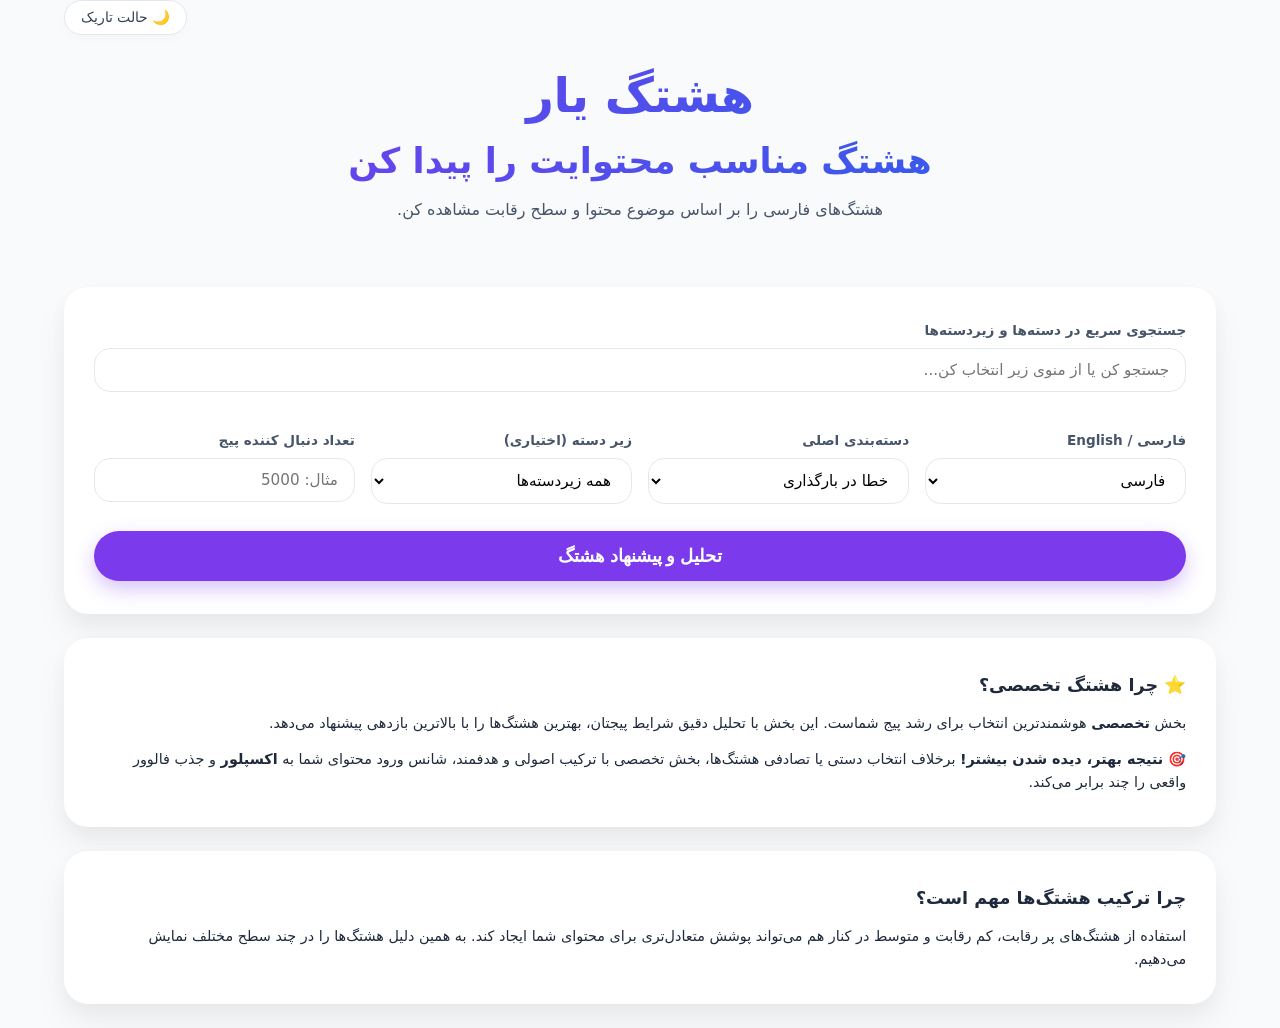
<file: index.html>
<!DOCTYPE html>
<html lang="fa" dir="rtl">
<head>
  <meta charset="UTF-8">
  <meta name="viewport" content="width=device-width, initial-scale=1.0, maximum-scale=1.0, user-scalable=yes, viewport-fit=cover">
  <title>Hashtag Smart | هشتگ یار</title>
  
  <!-- CSS -->
  <link rel="stylesheet" href="frontend/css/style.css">
</head>
<body>
  <!-- مودال "به زودی" -->
  <div id="comingSoonModal" class="modal-overlay">
    <div class="modal-box">
      <h2> به زودی</h2>
      <p>بخش انگلیسی به زودی در دسترس خواهد بود.</p>
      <p style="font-size: 0.85rem;">لطفاً فعلاً از بخش فارسی استفاده کنید.</p>
      <button class="modal-btn" onclick="closeModal()">باشه، متوجه شدم</button>
    </div>
  </div>

  <div class="container">
    <div class="dark-mode-toggle">
      <button id="darkModeButton">🌙 حالت تاریک</button>
    </div>

    <div class="hero">
      <div class="site-brand">هشتگ یار</div>
      <h1>هشتگ مناسب محتوایت را پیدا کن</h1>
      <p class="subtitle">هشتگ‌های فارسی را بر اساس موضوع محتوا و سطح رقابت مشاهده کن.</p>
    </div>

    <div class="card input-card">
      <div class="form-group" style="margin-bottom: 1.2rem;">
        <label> جستجوی سریع در دسته‌ها و زیردسته‌ها</label>
        <div style="position: relative;">
          <input type="text" id="searchCategoryInput" placeholder="جستجو کن یا از منوی زیر انتخاب کن..." autocomplete="off" style="padding-left: 2.5rem;">
          <span style="position: absolute; left: 0.8rem; top: 50%; transform: translateY(-50%); font-size: 1.2rem; pointer-events: none;"></span>
          <div id="searchSuggestions"></div>
        </div>
      </div>

      <div class="row">
        <div class="form-group">
          <label> فارسی /  English</label>
          <select id="languageSelect">
            <option value="persian">فارسی </option>
            <option value="english">English </option>
          </select>
        </div>
        <div class="form-group">
          <label>دسته‌بندی اصلی</label>
          <select id="mainCategorySelect">
            <option value="">بارگذاری...</option>
          </select>
        </div>
        <div class="form-group">
          <label>زیر دسته (اختیاری)</label>
          <select id="subCategorySelect">
            <option value="">همه زیردسته‌ها</option>
          </select>
        </div>
        <div class="form-group">
          <label>تعداد دنبال کننده پیج</label>
          <input type="number" id="followerInput" placeholder="مثال: 5000" value="">
          <span class="error-message" id="followerError">لطفاً تعداد دنبال کننده پیج خود را وارد کنید</span>
        </div>
      </div>
      <button class="btn-primary" id="analyzeBtn"> تحلیل و پیشنهاد هشتگ</button>
    </div>

    <div id="resultsContainer" class="results-container"></div>

    <div class="card education">
      <h2 style="margin-bottom:0.8rem;">⭐ چرا هشتگ تخصصی؟</h2>
      <p>
        بخش <strong>تخصصی</strong> هوشمندترین انتخاب برای رشد پیج شماست.
        این بخش با تحلیل دقیق شرایط پیجتان، بهترین هشتگ‌ها را با بالاترین بازدهی پیشنهاد می‌دهد.
      </p>
      <p style="margin-top: 0.8rem;">
        <strong>🎯 نتیجه بهتر، دیده شدن بیشتر!</strong>
        برخلاف انتخاب دستی یا تصادفی هشتگ‌ها، بخش تخصصی با ترکیب اصولی و هدفمند،
        شانس ورود محتوای شما به <strong>اکسپلور</strong> و جذب فالوور واقعی را چند برابر می‌کند.
      </p>
    </div>

    <div class="card education">
      <h2 style="margin-bottom:0.8rem;">چرا ترکیب هشتگ‌ها مهم است؟</h2>
      <p>استفاده از هشتگ‌های پر رقابت، کم رقابت و متوسط در کنار هم می‌تواند پوشش متعادل‌تری برای محتوای شما ایجاد کند. به همین دلیل هشتگ‌ها را در چند سطح مختلف نمایش می‌دهیم.</p>
    </div>
  </div>

  <!-- JavaScript -->
  <script src="frontend/js/main.js"></script>

</body>
</html>
</file>
<file: frontend/css/style.css>
* {
  margin: 0;
  padding: 0;
  box-sizing: border-box;
}

/* ========== HEADER TOP ========== */
.header-top {
  display: flex;
  justify-content: space-between;
  align-items: center;
  padding: 0.5rem 0;
  margin-bottom: 0.5rem;
}

.site-brand {
  font-family: 'Vazirmatn', 'Segoe UI', system-ui, sans-serif;
  font-size: clamp(1.8rem, 5vw, 3rem);
  font-weight: 900;
  background: linear-gradient(135deg, #7c3aed, #2563eb);
  -webkit-background-clip: text;
  -webkit-text-fill-color: transparent;
  background-clip: text;
  letter-spacing: -0.5px;
  line-height: 1.2;
}

body.dark .site-brand {
  background: linear-gradient(135deg, #a78bfa, #60a5fa);
  -webkit-background-clip: text;
  -webkit-text-fill-color: transparent;
}

.dark-mode-toggle {
  display: flex;
  justify-content: flex-end;
}

/* ========== MODAL ========== */
.modal-overlay {
  display: none;
  position: fixed;
  top: 0;
  left: 0;
  right: 0;
  bottom: 0;
  background: rgba(0, 0, 0, 0.6);
  z-index: 1000;
  justify-content: center;
  align-items: center;
}

.modal-overlay.active {
  display: flex;
}

.modal-box {
  background: white;
  border-radius: 1.5rem;
  padding: 2rem;
  text-align: center;
  max-width: 400px;
  width: 90%;
  box-shadow: 0 20px 40px rgba(0, 0, 0, 0.2);
}

body.dark .modal-box {
  background: #1e293b;
  color: #f1f5f9;
}

.modal-box h2 {
  font-size: 1.5rem;
  margin-bottom: 0.5rem;
  color: #7c3aed;
}

.modal-box p {
  font-size: 1rem;
  margin-bottom: 1.5rem;
  color: #64748b;
}

body.dark .modal-box p {
  color: #cbd5e1;
}

.modal-btn {
  background: #7c3aed;
  color: white;
  border: none;
  padding: 0.7rem 2rem;
  border-radius: 2rem;
  font-size: 1rem;
  cursor: pointer;
  font-family: inherit;
}

.modal-btn:hover {
  background: #6d28d9;
}

/* ========== BODY ========== */
body {
  font-family: 'Segoe UI', 'Vazirmatn', system-ui, -apple-system, sans-serif;
  background: #f9fafc;
  color: #1e293b;
  transition: background 0.3s ease, color 0.3s ease;
  line-height: 1.6;
  -webkit-font-smoothing: antialiased;
}

body.dark {
  background: #0f172a;
  color: #e2e8f0;
}

.container {
  max-width: 1200px;
  margin: 0 auto;
  padding: 0 1.5rem;
}

/* ========== HERO ========== */
.hero {
  text-align: center;
  padding: 2rem 1rem 2rem;
}

h1 {
  font-size: clamp(1.3rem, 4vw, 2.2rem);
  font-weight: 700;
  margin-bottom: 0.5rem;
  margin-top: 0.5rem;
  background: linear-gradient(135deg, #7c3aed, #2563eb);
  -webkit-background-clip: text;
  -webkit-text-fill-color: transparent;
  background-clip: text;
}

body.dark h1 {
  background: linear-gradient(135deg, #a78bfa, #60a5fa);
  -webkit-background-clip: text;
  -webkit-text-fill-color: transparent;
}

.subtitle {
  font-size: clamp(0.7rem, 1.8vw, 1rem);
  max-width: 650px;
  margin: 0 auto 2rem;
  color: #475569;
  padding: 0 1rem;
  white-space: nowrap;
  overflow: hidden;
  text-overflow: ellipsis;
}

body.dark .subtitle {
  color: #cbd5e1;
}

/* ========== DARK MODE BUTTON ========== */
#darkModeButton {
  background: white;
  border: 1px solid #e2e8f0;
  padding: 0.5rem 1rem;
  border-radius: 2rem;
  font-size: 0.9rem;
  cursor: pointer;
  box-shadow: 0 4px 10px rgba(0, 0, 0, 0.02);
  display: flex;
  align-items: center;
  gap: 0.4rem;
  transition: all 0.2s;
  color: #334155;
}

body.dark #darkModeButton {
  background: #1e293b;
  border-color: #334155;
  color: #e2e8f0;
}

/* ========== CARDS ========== */
.card {
  background: white;
  border-radius: 1.5rem;
  padding: 1.5rem 1.2rem;
  box-shadow: 0 20px 35px rgba(0, 0, 0, 0.05), 0 8px 18px rgba(0, 0, 0, 0.03);
  margin-bottom: 1.5rem;
  border: 1px solid rgba(255, 255, 255, 0.5);
  transition: all 0.3s;
}

body.dark .card {
  background: #1e293b;
  border: 1px solid #334155;
  box-shadow: 0 20px 30px rgba(0, 0, 0, 0.4);
}

.input-card {
  display: flex;
  flex-direction: column;
  gap: 1.2rem;
}

.row {
  display: grid;
  grid-template-columns: repeat(auto-fit, minmax(220px, 1fr));
  gap: 1rem;
}

.form-group {
  display: flex;
  flex-direction: column;
  gap: 0.4rem;
  position: relative;
}

label {
  font-weight: 600;
  font-size: 0.85rem;
  color: #475569;
}

body.dark label {
  color: #cbd5e1;
}

select,
input {
  padding: 0.75rem 1rem;
  border-radius: 1rem;
  border: 1px solid #e2e8f0;
  background: white;
  font-size: 0.95rem;
  font-family: inherit;
  transition: all 0.2s;
  outline: none;
  width: 100%;
}

body.dark select,
body.dark input {
  background: #0f172a;
  border-color: #475569;
  color: #f1f5f9;
}

select:focus,
input:focus {
  border-color: #7c3aed;
  box-shadow: 0 0 0 3px rgba(124, 58, 237, 0.2);
}

.input-error {
  border-color: #ef4444 !important;
  box-shadow: 0 0 0 3px rgba(239, 68, 68, 0.2) !important;
}

.error-message {
  color: #ef4444;
  font-size: 0.75rem;
  font-weight: 500;
  margin-top: 0.2rem;
  display: none;
  animation: fadeIn 0.3s ease;
}

.error-message.show {
  display: block;
}

body.dark .error-message {
  color: #fca5a5;
}

@keyframes fadeIn {
  from {
    opacity: 0;
    transform: translateY(-5px);
  }
  to {
    opacity: 1;
    transform: translateY(0);
  }
}

/* ========== BUTTONS ========== */
.btn-primary {
  background: #7c3aed;
  color: white;
  border: none;
  padding: 0.9rem 1.5rem;
  border-radius: 2rem;
  font-weight: 700;
  font-size: 1.1rem;
  cursor: pointer;
  transition: all 0.2s ease;
  box-shadow: 0 8px 20px rgba(124, 58, 237, 0.3);
  display: flex;
  align-items: center;
  justify-content: center;
  gap: 0.5rem;
  width: 100%;
  margin-top: 0.5rem;
}

.btn-primary:hover {
  background: #6d28d9;
  transform: translateY(-2px);
  box-shadow: 0 12px 24px rgba(124, 58, 237, 0.4);
}

.btn-primary:disabled {
  opacity: 0.6;
  cursor: not-allowed;
}

/* ========== RESULTS ========== */
.results-container {
  margin-top: 1.5rem;
}

.recommendation-message {
  background: #ede9fe;
  padding: 0.9rem 1.2rem;
  border-radius: 1.2rem;
  margin-bottom: 1.5rem;
  font-weight: 500;
  color: #5b21b6;
  font-size: 0.95rem;
}

body.dark .recommendation-message {
  background: #312e81;
  color: #c7d2fe;
}

.hashtag-groups {
  display: grid;
  grid-template-columns: repeat(auto-fit, minmax(200px, 1fr));
  gap: 1.2rem;
  margin-top: 1.2rem;
}

.group {
  background: #f8fafc;
  border-radius: 1.2rem;
  padding: 1.2rem 1rem;
  border: 1px solid #e9eef3;
  transition: all 0.3s;
}

body.dark .group {
  background: #0f172a;
  border-color: #334155;
}

.group h3 {
  font-size: 1rem;
  margin-bottom: 0.8rem;
  display: flex;
  align-items: center;
  gap: 0.3rem;
  flex-wrap: wrap;
}

.highlight-badge {
  background: #fef3c7;
  color: #92400e;
  font-size: 0.65rem;
  padding: 0.2rem 0.6rem;
  border-radius: 1.5rem;
  white-space: nowrap;
}

.special-recommendation {
  border: 2px solid #fbbf24;
  background: #fffbeb;
}

body.dark .special-recommendation {
  background: #2d2a1c;
  border-color: #eab308;
}

.hashtag-chips {
  display: flex;
  flex-wrap: wrap;
  gap: 0.4rem;
  margin: 0.6rem 0;
}

.chip {
  background: white;
  padding: 0.35rem 0.8rem;
  border-radius: 1.5rem;
  font-size: 0.8rem;
  box-shadow: 0 2px 6px rgba(0, 0, 0, 0.03);
  border: 1px solid #e2e8f0;
  color: #1e293b;
  transition: all 0.2s;
  white-space: nowrap;
}

body.dark .chip {
  background: #334155;
  border-color: #475569;
  color: #f1f5f9;
}

.copy-btn {
  background: transparent;
  border: 1px solid #cbd5e1;
  padding: 0.3rem 0.8rem;
  border-radius: 1.5rem;
  font-size: 0.75rem;
  cursor: pointer;
  margin-top: 0.4rem;
  transition: 0.2s;
  color: #1e293b;
  width: 100%;
  text-align: center;
}

body.dark .copy-btn {
  color: #f1f5f9;
  border-color: #64748b;
}

.copy-btn:hover {
  background: #7c3aed;
  color: white;
  border-color: #7c3aed;
}

/* ========== LOADING ========== */
.loading-spinner {
  text-align: center;
  padding: 2rem;
  color: #7c3aed;
}

.loading-spinner::after {
  content: '';
  display: inline-block;
  width: 30px;
  height: 30px;
  border: 3px solid #e2e8f0;
  border-top-color: #7c3aed;
  border-radius: 50%;
  animation: spin 0.8s linear infinite;
}

@keyframes spin {
  to {
    transform: rotate(360deg);
  }
}

/* ========== EDUCATION ========== */
.education {
  margin-top: 1.5rem;
}

.education h2 {
  font-size: 1.1rem;
}

.education p {
  font-size: 0.9rem;
}

/* ========== SEARCH SUGGESTIONS ========== */
#searchSuggestions {
  display: none;
  position: absolute;
  top: 100%;
  right: 0;
  background: white;
  border: 1px solid #e2e8f0;
  border-radius: 0.8rem;
  box-shadow: 0 10px 25px rgba(0, 0, 0, 0.1);
  z-index: 100;
  max-height: 280px;
  overflow-y: auto;
  width: 100%;
  margin-top: 0.3rem;
}

body.dark #searchSuggestions {
  background: #1e293b;
  border-color: #475569;
  color: #f1f5f9;
}

body.dark #searchSuggestions div:hover {
  background: #334155 !important;
}

body.dark #searchSuggestions div {
  background: #1e293b !important;
}

/* ========== RESPONSIVE ========== */
@media (max-width: 768px) {
  .container {
    padding: 0 0.8rem;
  }

  .header-top {
    padding: 0.3rem 0;
  }

  .card {
    padding: 1.2rem 0.9rem;
    border-radius: 1.2rem;
    margin-bottom: 1rem;
  }

  .hero {
    padding: 1.5rem 0.5rem 1.5rem;
  }

  .row {
    grid-template-columns: 1fr;
    gap: 0.8rem;
  }

  .hashtag-groups {
    grid-template-columns: 1fr;
    gap: 0.8rem;
  }

  .group {
    padding: 1rem 0.8rem;
  }

  .btn-primary {
    font-size: 1rem;
    padding: 0.8rem 1.2rem;
  }

  select,
  input {
    font-size: 0.9rem;
    padding: 0.7rem 0.9rem;
  }

  .chip {
    font-size: 0.75rem;
    padding: 0.3rem 0.7rem;
  }
}

@media (min-width: 769px) and (max-width: 1024px) {
  .container {
    padding: 0 1.2rem;
  }

  .row {
    grid-template-columns: repeat(2, 1fr);
  }

  .hashtag-groups {
    grid-template-columns: repeat(2, 1fr);
  }

  .card {
    padding: 1.5rem 1.3rem;
  }
}

@media (min-width: 1025px) {
  .row {
    grid-template-columns: repeat(4, 1fr);
  }

  .hashtag-groups {
    grid-template-columns: repeat(3, 1fr);
  }

  .card {
    padding: 2rem 1.8rem;
  }
}
</file>
